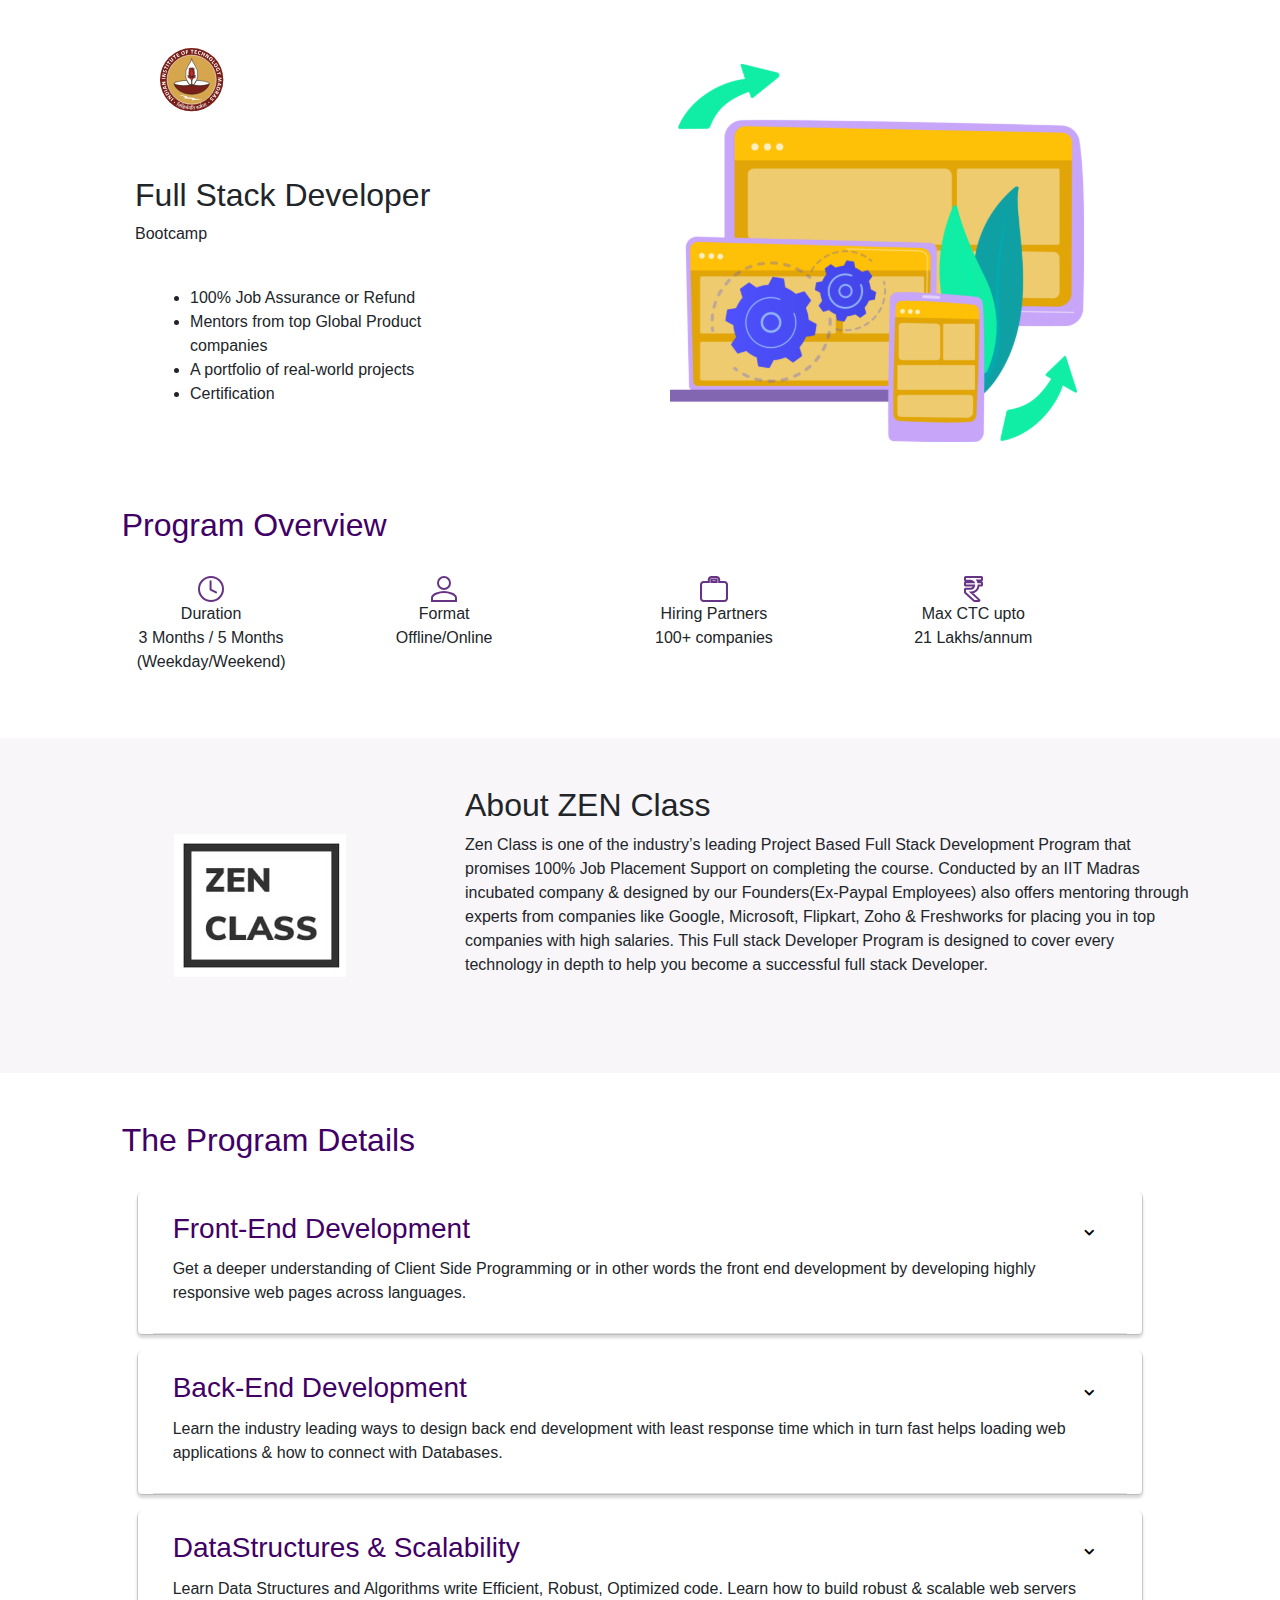
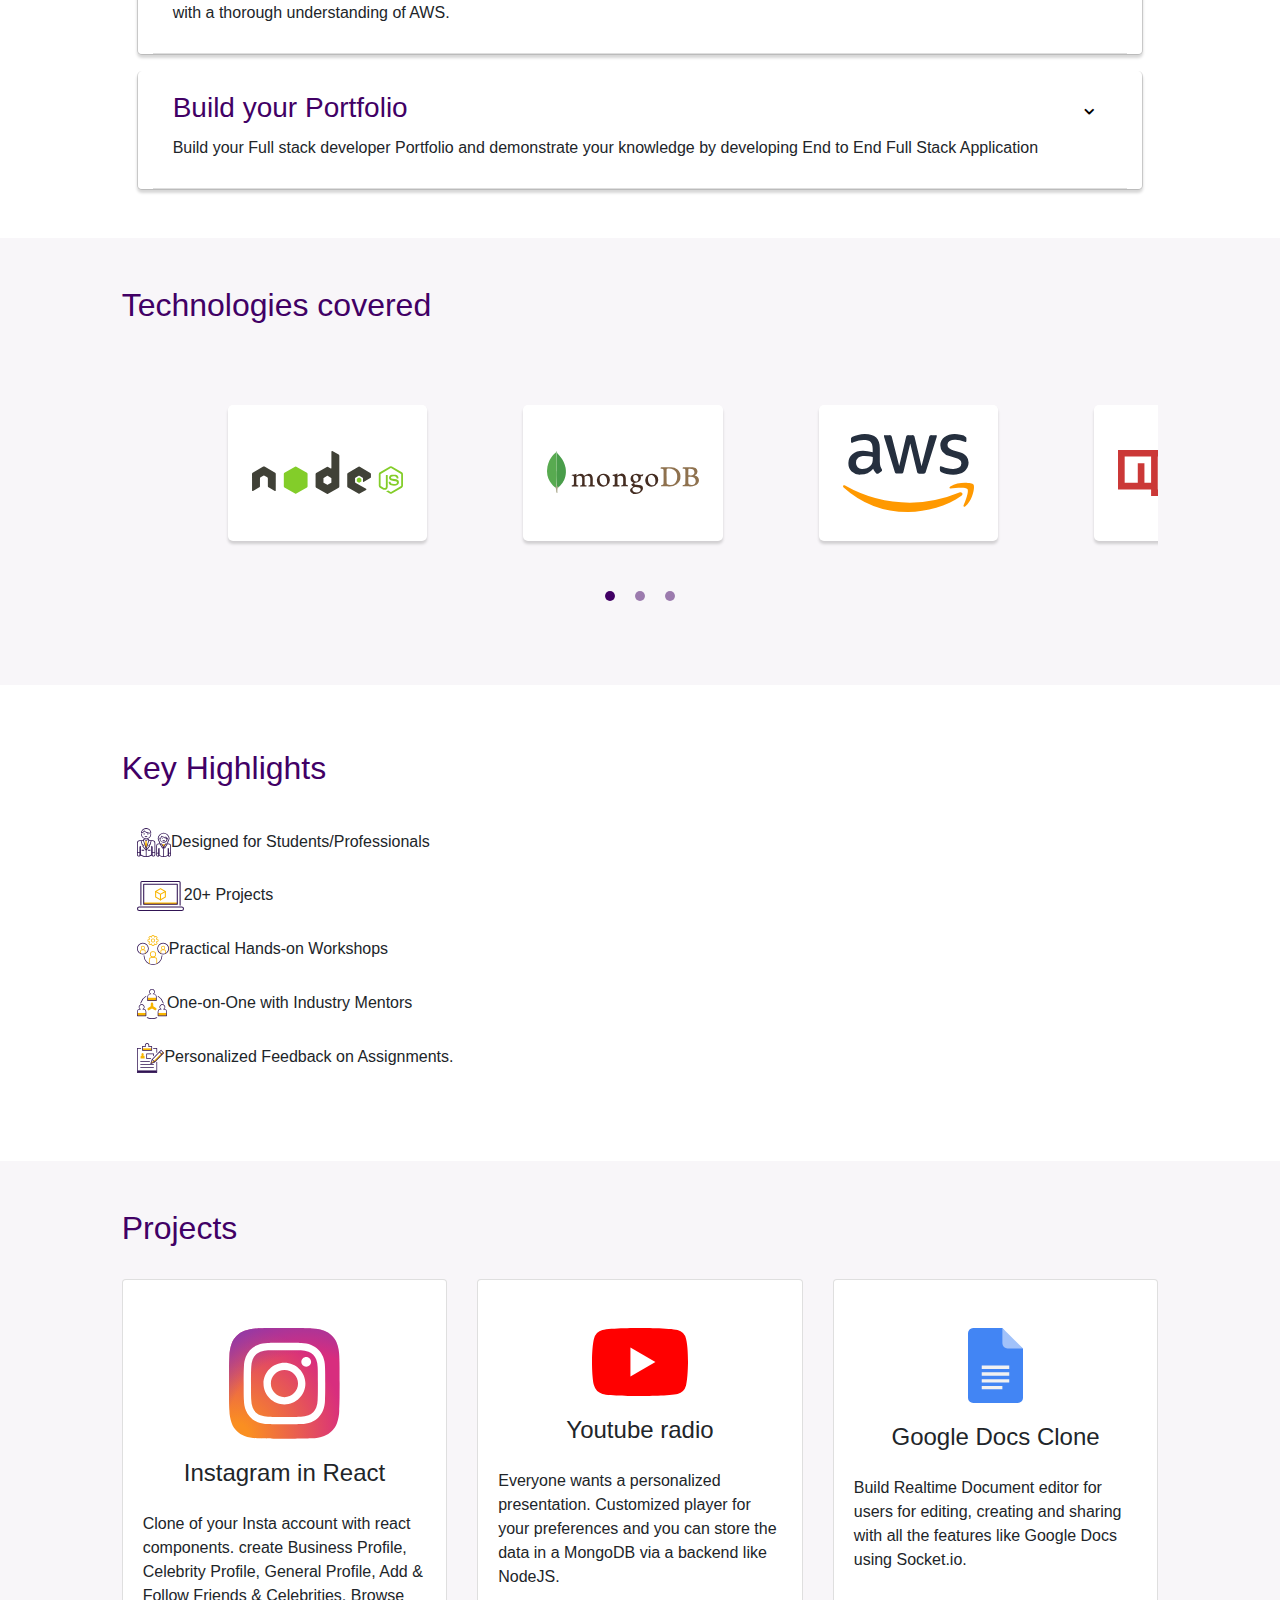
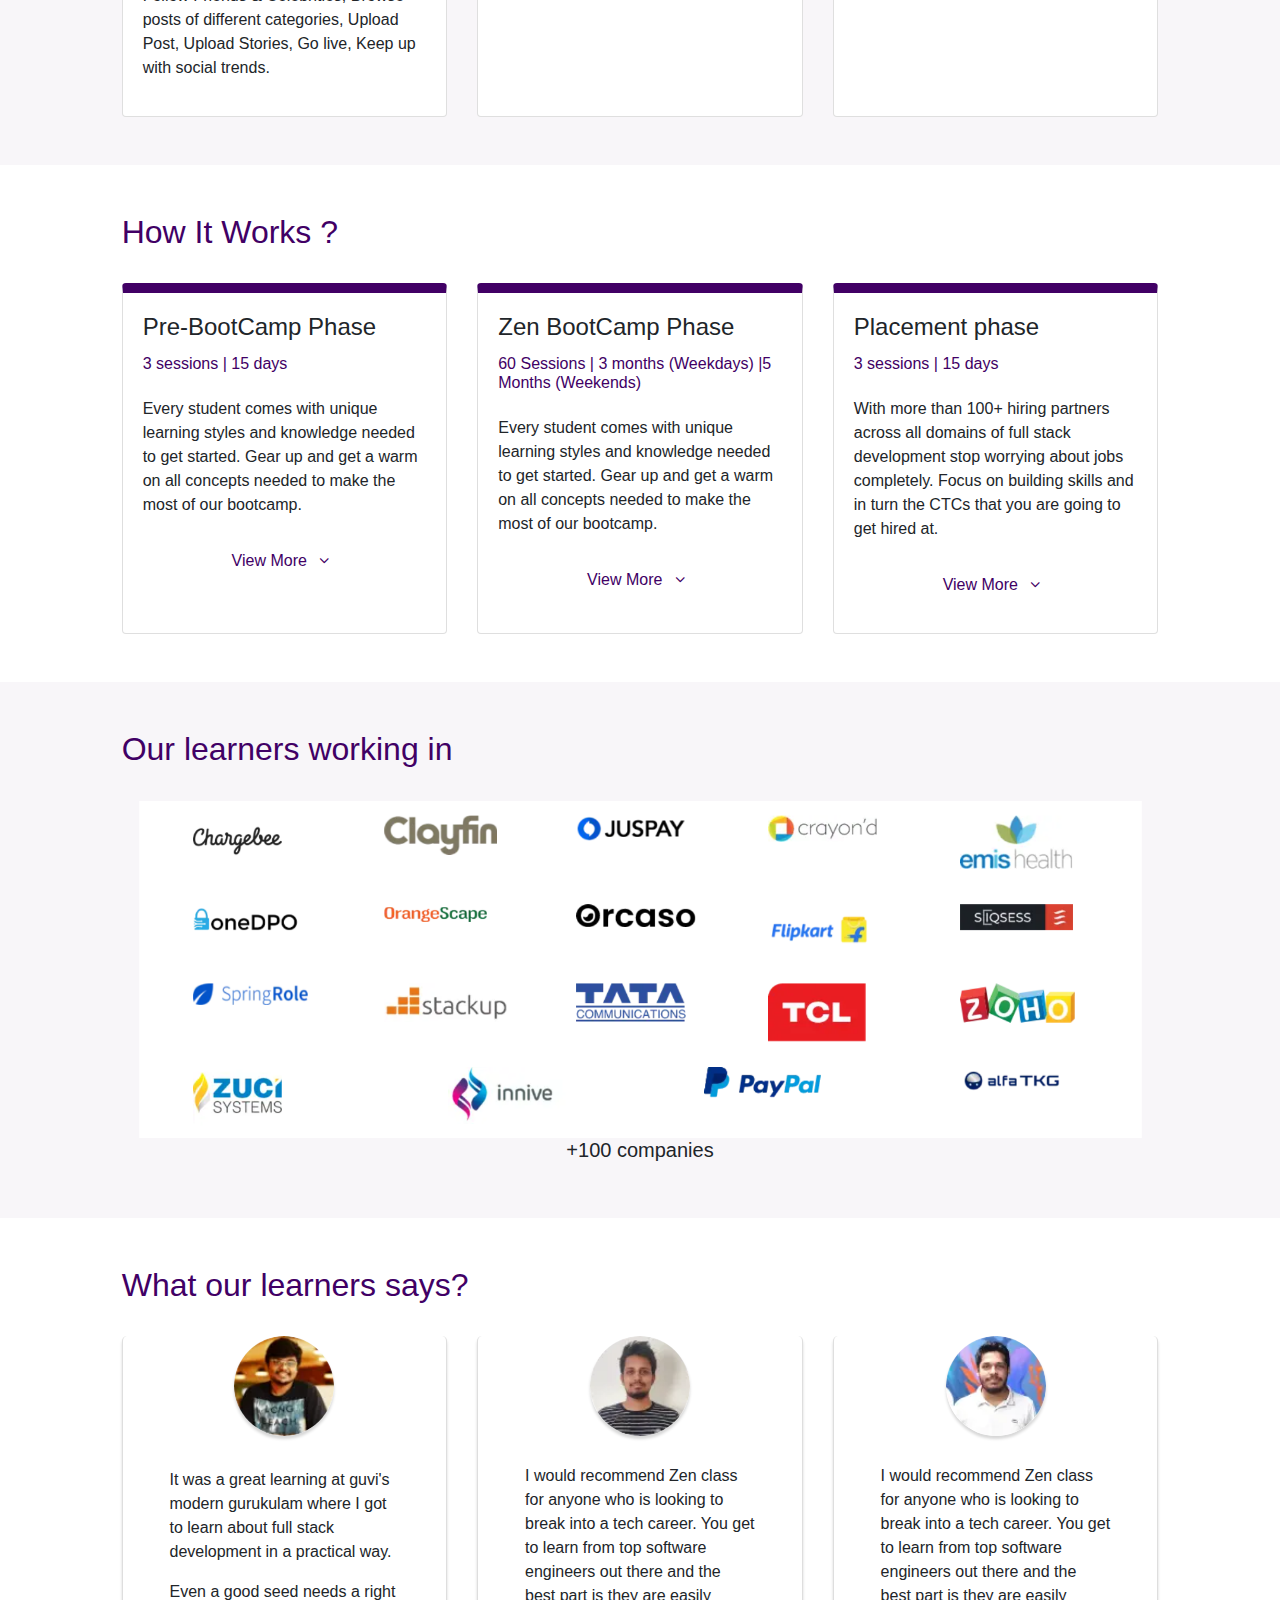
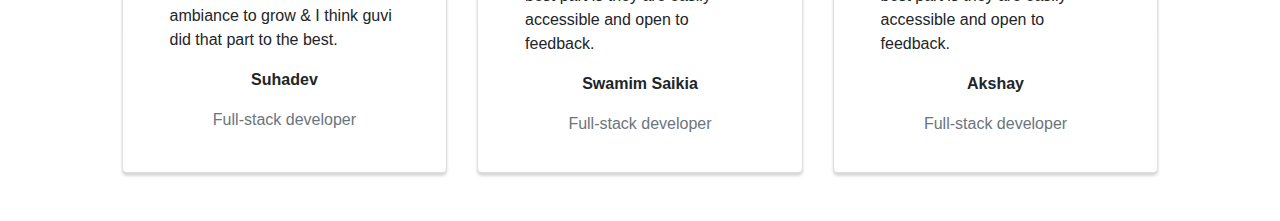
<file: index.html>
<!DOCTYPE html>
<html>

<head>
	<meta charset="utf-8">
	<meta http-equiv="X-UA-Compatible" content="IE=edge">
	<title>Zen Landing Page</title>
	<meta http-equiv="Cache-control" content="no-cache">
	<meta name="description" content="">
	<meta name="viewport" content="width=device-width, initial-scale=1, shrink-to-fit=no">
	<link rel="stylesheet" href="./Public/css/bootstrap.min.css">
	<link rel="stylesheet" href="https://cdnjs.cloudflare.com/ajax/libs/font-awesome/4.7.0/css/font-awesome.min.css">
	<link rel="stylesheet" href="./Public/css/style.css">
	<script src="./Public/js/jquery.slim.min.js"></script>
	<script src="./Public/js/bootstrap.min.js"></script>
</head>

<body>
	<!-- Intro -->
	<div class="modal fade" role="dialog" aria-hidden="true">
		<div class="modal-dialog modal-lg modal-dialog-centered mx-auto" role="document">
			<div class="modal-content">
				<div class="modal-body banner-bg">
					<div class="d-flex justify-content-end">
						<button type="button" class="close text-white" data-dismiss="modal" aria-label="Close"> <span
								aria-hidden="true">&times;</span>
						</button>
					</div>
					<div class="text-center w-100">
						<h4 class="display-2 text-purple">Full-Stack Developer Bootcamp</h4>
						<h4 class="text-warning font-weight-bold">100% job assurance program</h4>
						<p class="lead text-purple">Refund if not hired</p>
					</div>
				</div>
				<div class="text center p-text bg-white p-4 w-100">
					<p class="lead text-center py-1">Curious to know more? Request a call back.</p>
					<p class="lead text-center py-1">We are more than willing to help you!</p>
					<div class="py-2 text-center"> <a id="zenModalBtn" class="btn btn-lg bg-warning text-dark px-5">Talk
							to our Advisor</a>
					</div>
				</div>
			</div>
		</div>
	</div>
	<!-- Body container -->
	<div class="row m-0 banner-bg text-purple">
		<div class="col-sm-12 col-lg-6 banner-content pl-md-5">
			<div class="col-sm-12 col-md-11 mx-auto">
				<div class="pl-md-5">
					<img class="bannerIITMLogo pb-3 mt-5 mb-4" src="./Public/images/iit.svg" alt="">
				</div>
				<div class="pl-md-5">
					<h2 class="text-purple">
						Full Stack Developer
					</h2>
					<p>Bootcamp</p>
					<div class="col-10 py-4">
						<ul>
							<li class="text-purple">100% Job Assurance or Refund</li>
							<li class="text-purple">Mentors from top Global Product companies</li>
							<li class="text-purple">A portfolio of real-world projects</li>
							<li class="text-purple">Certification</li>
						</ul>
					</div>
				</div>
			</div>
		</div>
		<!-- Main Image -->
		<div class="col-sm-12 col-md-6 d-flex align-items-center justify-content-center pt-5 d-none d-md-block"
			id="MainBannerImage">
			<div class="d-flex align-items-center d-none d-md-block">
				<div>
					<div class="col-12 mx-auto py-3 d-none d-md-block">
						<img class="img-fluid d-none d-md-block" src="./Public/images/main.svg" alt="MainImage"
							srcset="">
					</div>
				</div>
			</div>
		</div>
	</div>
	<!-- Main Image END -->
	<div class="row m-0 ProgramOverview-bg">
		<div class="col-sm-11 col-md-10 mx-auto my-5">
			<div class="d-flex justify-content-between mb-4">
				<div>
					<h2 class="Details-header">Program Overview</h2>
				</div>
			</div>
			<div class="row m-0 ProgramOverviewChild">
				<div class="col-sm-6 col-md-3">
					<div class="text-center" style="float:left">
						<div>
							<img class="" src="./Public/images/clock.svg" />
						</div>
						<div>
							<p class="text-purple text-center mb-0">Duration</p>
							<p class="text-purple text-center ">3 Months / 5 Months
								<br>(Weekday/Weekend)
							</p>
						</div>
					</div>
				</div>
				<div class="col-sm-6 col-md-3">
					<div class="text-center" style="float:left">
						<div>
							<img class="" src="./Public/images/person.svg" />
						</div>
						<div>
							<p class="text-purple text-center mb-0">Format</p>
							<p class="text-purple text-center">Offline/Online</p>
						</div>
					</div>
				</div>
				<div class="col-sm-6 col-md-3">
					<div class="text-center" style="float:left">
						<div>
							<img class="" src="./Public/images/work.svg" />
						</div>
						<div>
							<p class="text-purple text-center mb-0">Hiring Partners</p>
							<p class="text-purple text-center">100+ companies</p>
							</p>
						</div>
					</div>
				</div>
				<div class="col-sm-6 col-md-3">
					<div class="text-center" style="float:left">
						<div>
							<img class="" src="./Public/images/rupee.svg" />
							<p class="text-purple text-center mb-0">Max CTC upto</p>
							<p class="text-purple text-center">21 Lakhs/annum</p>
							</p>
						</div>
					</div>
				</div>
			</div>
			<!-- MOBILE Program Views -->
			<div class="grid .d-lg-none .d-xl-blocks">
				<div class="text-center" style="float:left">
					<img src="./Public/images/clock.svg" alt="">
					<p class="text-purple text-center mb-0">Duration</p>
					<p class="text-purple text-center ">3 Months / 5 Months
						<br>(Weekday/Weekend)
					</p>
				</div>
				<div class="text-center" style="float:left">
					<img src="./Public/images/person.svg" alt="">
					<p class="text-purple text-center mb-0">Format</p>
					<p class="text-purple text-center">Offline/Online</p>
				</div>
				<div class="text-center" style="float:left">
					<img src="./Public/images/work.svg" alt="">
					<p class="text-purple text-center mb-0">Hiring Partners</p>
					<p class="text-purple text-center">100+ companies</p>
					</p>
				</div>
				<div class="text-center" style="float:left">
					<img src="./Public/images/rupee.svg" alt="">
					<p class="text-purple text-center mb-0">Max CTC upto</p>
					<p class="text-purple text-center">21 Lakhs/annum</p>
					</p>
				</div>
			</div>
		</div>
	</div>
	<!-- MOBILE Program Views END-->
	<!-- Intro END-->

	<!-- About ZEN -->
	<div class="row About-BG  py- mx-0">
		<div class="container-fluid cwhite p-5">
			<div class="container">
				<div class="row">
					<div class="col-md text-center p-5">
						<img src="./Public/images/zenclass.jpg" class="align-self-center"/>
					</div>
					<div class="col-md-8">
						<h2>About ZEN Class</h2>
						Zen Class is one of the industry’s leading Project Based Full Stack Development Program that promises 100% Job Placement Support on completing the course. Conducted by an IIT Madras incubated company & designed by our Founders(Ex-Paypal Employees) also offers mentoring through experts from companies like Google, Microsoft, Flipkart, Zoho & Freshworks for placing you in top companies with high salaries. This Full stack Developer Program is designed to cover every technology in depth to help you become a successful full stack Developer.
					</div>
				</div>
			</div>
		</div>
	</div>
	<!-- About ZEN END -->
	
	<div class="row mx-0">
		<div class="col-sm-11 mx-auto col-md-10 py-5">
			<div class="d-flex justify-content-between mb-4">
				<div>
					<h2 class="Details-header">The Program Details</h2>
				</div>
			</div>
			<div class="row m-0 mb-sm">
				<div class="col-md-12 col-sm-12">
					<!-- Accordion-1 Front-End -->
					<div class="col card Details-card">
						<div class="card-header bg-white">
							<div class="row mb-1 mt-2" data-toggle="collapse" data-target="#accordion1">
								<h3 class="col accordion-header">
									Front-End Development
								</h3>
								<!-- <button class="accordion-button" type="button" data-bs-toggle="collapse"
                                        data-bs-target="#collapseOne" aria-expanded="true" aria-controls="collapseOne">
                                        Accordion Item #1
                                    </button> -->
								<div class="justify-content-end col d-flex">
									<button class="btn collapsed accordion-arrow" data-toggle="collapse"
										data-target="#accordion1" aria-expanded="false"
										aria-controls="accordion1"></button>
								</div>
							</div>
							<p>Get a deeper understanding of Client Side Programming or in other words the front end
								development by developing highly responsive web pages across languages.</p>
						</div>
						<!-- div with acc1 id with data for Accordion-1 Front-end -->
						<div id="accordion1" class="collapse" data-parent="#accordion1">
							<div class="card-body p-text mt-0">.......</div>
						</div>
					</div>
					<!-- Accordion-2 Back-End -->
					<div class="col card Details-card mt-3">
						<div class="card-header  bg-white">
							<div class="row mb-1 mt-2" data-toggle="collapse" data-target="#accordion2">
								<h3 class="col accordion-header">
									Back-End Development
								</h3>
								<div class="justify-content-end col d-flex">
									<button class="btn collapsed accordion-arrow" data-toggle="collapse"
										data-target="#accordion2" aria-expanded="false"
										aria-controls="accordion2"></button>
								</div>
							</div>
							<p>Learn the industry leading ways to design back end development with least response time
								which in turn fast helps loading web applications & how to connect with Databases.</p>
						</div>
						<!-- div with acc2 id with data for Accordion-2 Back-end -->
						<div id="accordion2" class="collapse" data-parent="#accordion2">
							<div class="card-body p-text mt-0">.......</div>
						</div>
					</div>
					<!-- Accordion-3 DataStructures & Scalability -->
					<div class="col card Details-card mt-3">
						<div class="card-header collapsed  bg-white">
							<div class="row mb-1 mt-2" data-toggle="collapse" data-target="#accordion3">
								<h3 class="col accordion-header">
									DataStructures & Scalability
								</h3>
								<div class="justify-content-end col d-flex">
									<button class="btn collapsed accordion-arrow" data-toggle="collapse"
										data-target="#accordion3" aria-expanded="false"
										aria-controls="accordion3"></button>
								</div>
							</div>
							<p>Learn Data Structures and Algorithms write Efficient, Robust, Optimized code. Learn how
								to build robust & scalable web servers with a thorough understanding of AWS.</p>
						</div>
						<!-- div with acc3 id with data for Accordion-3 DataStructures & Scalability -->
						<div id="accordion3" class="collapse" data-parent="#accordion3">
							<div class="card-body p-text mt-0">.......</div>
						</div>
					</div>
					<!-- Accordion-4 Build your Portfolio -->
					<div class="col card Details-card mt-3">
						<div class="card-header collapsed  bg-white">
							<div class="row mb-1 mt-2" data-toggle="collapse" data-target="#accordion4">
								<h3 class="col accordion-header">
									Build&nbsp;your Portfolio
								</h3>
								<div class="justify-content-end col d-flex">
									<button class="btn collapsed accordion-arrow" data-toggle="collapse"
										data-target="#accordion4" aria-expanded="false"
										aria-controls="accordion4"></button>
								</div>
							</div>
							<p>Build your Full stack developer Portfolio and demonstrate your knowledge by developing
								End to End Full Stack Application</p>
						</div>
						<!-- div with acc4 id with data for Accordion-4 Build your Portfolio -->
						<div id="accordion4" class="collapse" data-parent="#accordion4">
							<div class="card-body p-text mt-0">.......</div>
						</div>
					</div>
				</div>
			</div>
		</div>
	</div>
	<!-- Program Details END-->
	<!-- Technologies Covered carousel-->
	<div class="row TechCarousel-bg m-0">
		<div class="col-sm-11 mx-auto col-md-10 py-5">
			<div class="d-flex justify-content-between mb-4">
				<div>
					<h2 class="Details-header">Technologies covered</h2>
				</div>
			</div>
			<div id="TechnologiesCarousel" class="carousel slide" data-ride="carousel" data-interval="10000">
				<div>
					<ol class="carousel-indicators">
						<li data-target="#TechnologiesCarousel" data-slide-to="0" class="active"></li>
						<li data-target="#TechnologiesCarousel" data-slide-to="1"></li>
						<li data-target="#TechnologiesCarousel" data-slide-to="2"></li>
					</ol>
				</div>
				<div class="carousel-inner d-flex pb-5" role="listbox">
					<!-- Carousel 1 -->
					<div class="carousel-item active">
						<div class="d-flex justify-content-between align-items-stretch col-sm-11  mx-auto m-0">
							<div
								class="d-flex carousel-image-card  justify-content-center align-items-center bg-white p-4 mx-5 my-5 mt-2">
								<img alt="Node" src="./Public/images/nodejs.svg" />
							</div>
							<div
								class="d-flex carousel-image-card justify-content-center align-items-center bg-white p-4 mx-5 my-5 mt-2">
								<img alt="Mongo" src="./Public/images/mongodb.svg" />
							</div>
							<div
								class="d-flex carousel-image-card justify-content-center align-items-center bg-white p-4 mx-5 my-5 mt-2">
								<img alt="AWS" src="./Public/images/aws.svg" />
							</div>
							<div
								class="d-flex carousel-image-card justify-content-center align-items-center bg-white p-4 mx-5 my-5 mt-2">
								<img alt="NPM" src="./Public/images/npm.svg" />
							</div>
							<div
								class="d-flex carousel-image-card justify-content-center align-items-center bg-white p-4 mx-5 my-5 mt-2">
								<img alt="NPM" src="./Public/images/jest-0.svg" />
							</div>
						</div>
					</div>
					<!-- Carousel item 2 -->
					<div class="carousel-item">
						<div class="d-flex justify-content-between align-items-stretch col-sm-11 mx-auto m-0">
							<div
								class="d-flex carousel-image-card justify-content-center align-items-center bg-white p-4 mx-5 my-5 mt-2">
								<img alt="Mongo" src="./Public/images/mongodb.svg" />
							</div>
							<div
								class="d-flex carousel-image-card justify-content-center align-items-center bg-white p-4 mx-5 my-5 mt-2">
								<img alt="Node" src="./Public/images/nodejs.svg" />
							</div>
							<div
								class="d-flex carousel-image-card justify-content-center align-items-center bg-white p-4 mx-5 my-5 mt-2">
								<img alt="AWS" src="./Public/images/aws.svg" />
							</div>
							<div
								class="d-flex carousel-image-card justify-content-center align-items-center bg-white p-4 mx-5 my-5 mt-2">
								<img alt="NPM" src="./Public/images/npm.svg" />
							</div>
							<div
								class="d-flex carousel-image-card justify-content-center align-items-center bg-white p-4 mx-5 my-5 mt-2">
								<img alt="NPM" src="./Public/images/jest-0.svg" />
							</div>
						</div>
					</div>
					<!-- Carousel item 3 -->
					<div class="carousel-item">
						<div class="d-flex justify-content-between align-items-stretch col-sm-11 mx-auto m-0">
							<div
								class="d-flex carousel-image-card justify-content-center align-items-center bg-white p-4 mx-5 my-5 mt-2">
								<img alt="AWS" src="./Public/images/aws.svg" />
							</div>
							<div
								class="d-flex carousel-image-card justify-content-center align-items-center bg-white p-4 mx-5 my-5 mt-2">
								<img alt="Node" src="./Public/images/nodejs.svg" />
							</div>
							<div
								class="d-flex carousel-image-card justify-content-center align-items-center bg-white p-4 mx-5 my-5 mt-2">
								<img alt="Mongo" src="./Public/images/mongodb.svg" />
							</div>
							<div
								class="d-flex carousel-image-card justify-content-center align-items-center bg-white p-4 mx-5 my-5 mt-2">
								<img alt="NPM" src="./Public/images/npm.svg" />
							</div>
							<div
								class="d-flex carousel-image-card justify-content-center align-items-center bg-white p-4 mx-5 my-5 mt-2">
								<img alt="NPM" src="./Public/images/jest-0.svg" />
							</div>
						</div>
					</div>
				</div>
			</div>
		</div>
	</div>
	<!-- Technologies END-->
	<!-- Key HighLights -->
	<div class="row m-0">
		<div class="col-sm-11 col-md-10 mx-auto py-5">
			<div class="my-3">
				<h2 class="KeyHighlights-Header-bg">Key Highlights</h2>
			</div>
			<div class="row m-0">
				<div class="col-sm-12 col-md-6 col-lg-6 col-xl-6 d-flex justify-content-left">
					<ul class="list-unstyled">
						<li class="my-4">
							<img class="mx-auto" src="./Public/images/studentsDesigned.svg" alt="icon" />Designed for
							Students/Professionals
						</li>
						<li class="my-4">
							<img class="mx-auto" src="./Public/images/projects.svg" alt="icon" />20+ Projects
						</li>
						<li class="my-4">
							<img class="mx-auto" src="./Public/images/agile.svg" alt="icon" />Practical Hands-on Workshops
						</li>
						<li class="my-4">
							<img class="mx-auto" src="./Public/images/one-on-one.svg" alt="icon" />One-on-One with
							Industry Mentors
						</li>
						<li class="my-4">
							<img class="mx-auto" src="./Public/images/personalized.svg" alt="icon" />Personalized Feedback
							on Assignments.
						</li>
					</ul>
				</div>
			</div>
		</div>
	</div>
	<!-- Key HighLights END -->
	<!-- Projects -->
	<div class="row m-0 Projects-bg">
		<div class="col-sm-12 col-md-10 mx-auto py-5">
			<div class="d-flex justify-content-between mb-4">
				<div>
					<h2 class="Details-header">Projects</h2>
				</div>
			</div>
			<div class="row m-0">
				<div class="card-deck">
					<div class="card ">
						<div class="mx-auto mt-5">
							<img src="./Public/images/insta.svg" alt="Card image" />
						</div>
						<div class="card-body">
							<h4 class="card-title text-center">Instagram in React</h4>
							<div class="mt-4">
								<p>Clone of your Insta account with react components. create Business Profile, Celebrity
									Profile, General Profile, Add & Follow Friends & Celebrities, Browse posts of
									different categories, Upload Post, Upload Stories, Go live, Keep up with social
									trends.</p>
							</div>
						</div>
					</div>
					<div class="card">
						<div class="mx-auto mt-5">
							<img src="./Public/images/youtube.svg" alt="Card image" />
						</div>
						<div class="card-body ">
							<h4 class="card-title text-center">Youtube radio</h4>
							<div class="mt-4">
								<p>
								<div class="mt-4">
									<p>Everyone wants a personalized presentation. Customized player for your
										preferences and you can store the data in a MongoDB via a backend like NodeJS.
									</p>
								</div>
								</p>
							</div>
						</div>
					</div>
					<div class="card">
						<div class="mx-auto mt-5">
							<img src="./Public/images/docs.svg" alt="Card image" />
						</div>
						<div class="card-body">
							<h4 class="card-title text-center">Google Docs Clone</h4>
							<div class="mt-4">
								<p>Build Realtime Document editor for users for editing, creating and sharing with all
									the features like Google Docs using Socket.io.</p>
							</div>
						</div>
					</div>
				</div>
			</div>
		</div>
	</div>
	<!-- Projects END -->
	<!-- How it works -->
	<div class="row mx-0">
		<div class="col-sm-11 col-md-10 mx-auto py-5">
			<div class="d-flex justify-content-between mb-4">
				<div>
					<h2 class="Details-header">How It Works ?</h2>
				</div>
			</div>
			<div class="row m-0">
				<div class="card-deck">
					<div class="card HowItWorks-card">
						<div class="card-body">
							<h4 class="card-title">Pre-BootCamp Phase</h4>
							<h6 class="HowItWorks-card-h6">3 sessions | 15 days</h6>
							<div class="mt-4">
								<p>Every student comes with unique learning styles and knowledge needed to get started.
									Gear up and get a warm on all concepts needed to make the most of our bootcamp.</p>
							</div>
							<div class="d-flex justify-content-center p-3">
								<a class="HowItWorks-accordion pointer"> <span class="HowItWorks-accordion">View
										More</span>
									<i class="fa fa-angle-down mx-2" aria-hidden="true"></i>
								</a>
							</div>
						</div>
					</div>
					<div class="card HowItWorks-card">
						<div class="card-body">
							<h4 class="card-title">Zen BootCamp Phase</h4>
							<h6 class="HowItWorks-card-h6">60 Sessions | 3 months (Weekdays) |5 Months (Weekends)
							</h6>
							<div class="mt-4">
								<p>Every student comes with unique learning styles and knowledge needed to get started.
									Gear up and get a warm on all concepts needed to make the most of our bootcamp.</p>
							</div>
							<div class="d-flex justify-content-center p-3">
								<a class="HowItWorks-accordion pointer"> <span class="HowItWorks-accordion">View
										More</span>
									<i class="fa fa-angle-down mx-2" aria-hidden="true"></i>
								</a>
							</div>
						</div>
					</div>
					<div class="card HowItWorks-card">
						<div class="card-body">
							<h4 class="card-title">Placement phase</h4>
							<h6 class="HowItWorks-card-h6">3 sessions | 15 days</h6>
							<div class="mt-4">
								<p>With more than 100+ hiring partners across all domains of full stack development stop
									worrying about jobs completely. Focus on building skills and in turn the CTCs that
									you are going to get hired at.</p>
							</div>
							<div class="d-flex justify-content-center p-3">
								<a class="HowItWorks-accordion pointer"> <span class="HowItWorks-accordion">View
										More</span>
									<i class="fa fa-angle-down mx-2" aria-hidden="true"></i>
								</a>
							</div>
						</div>
					</div>
				</div>
			</div>
		</div>
	</div>
	<!-- How it works END -->
	<!-- Learners -->
	<div class="row mx-0 Learners-bg">
		<div class="col-sm-11 col-md-10 mx-auto py-5">
			<div class="d-flex justify-content-between mb-4">
				<div>
					<h2 class="Details-header">Our learners working in</h2>
				</div>
			</div>
			<div class="col-sm-11 col-md-12 mx-auto d-flex  justify-content-center">
				<img src="./Public/images/Image 3.svg" class="img-fluid" alt="Learners" />
			</div>
			<div class="col-sm-11 col-md-10 mx-auto d-flex  justify-content-center">
				<h5 class="text-purple">+100 companies</h5>
			</div>
		</div>
	</div>
	<!-- Learners END -->
	<!-- Testimonial -->
	<div class="row mx-0">
		<div class="col-sm-11 col-md-10 mx-auto py-5">
			<div class="d-flex justify-content-between mb-4">
				<div>
					<h2 class="Details-header">What our learners says?</h2>
				</div>
			</div>
			<div class="card-deck">
				<div class="card TestimonialCards">
					<div class="my-auto  pb-2 text-center">
						<img src="./Public/images/Parthasarathy.webp" class="rounded-circle" alt="" srcset="" />
					</div>
					<div class="card-body d-flex flex-column justify-content-center">
						<div class="col-md-11 col-sm-10 mx-auto">
							<p>It was a great learning at guvi's modern gurukulam where I got to learn about full stack
								development in a practical way.</p>
							<p>Even a good seed needs a right ambiance to grow & I think guvi did that part to the best.
							</p>
							<div class="text-center w-100">
								<p class="font-weight-bold">Suhadev</p>
								<p class="text-secondary">Full-stack developer</p>
							</div>
						</div>
					</div>
				</div>
				<div class="card TestimonialCards">
					<div class="my-auto  pb-2 text-center">
						<img src="./Public/images/Suhadev.webp" class="rounded-circle" alt="" srcset="" />
					</div>
					<div class="card-body d-flex flex-column justify-content-center">
						<div class="col-md-11 col-sm-10 mx-auto">
							<p>I would recommend Zen class for anyone who is looking to break into a tech career. You
								get to learn from top software engineers out there and the best part is they are easily
								accessible and open to feedback.</p>
							<div class="text-center w-100">
								<p class="font-weight-bold">Swamim Saikia</p>
								<p class="text-secondary">Full-stack developer</p>
							</div>
						</div>
					</div>
				</div>
				<div class="card TestimonialCards">
					<div class="my-auto  pb-2 text-center">
						<img src="./Public/images/Akshay.webp" class="rounded-circle" alt="" srcset="" />
					</div>
					<div class="card-body d-flex flex-column justify-content-center">
						<div class="col-md-11 col-sm-10 mx-auto">
							<p>I would recommend Zen class for anyone who is looking to break into a tech career. You
								get to learn from top software engineers out there and the best part is they are easily
								accessible and open to feedback.</p>
							<div class="text-center w-100">
								<p class="font-weight-bold">Akshay</p>
								<p class="text-secondary">Full-stack developer</p>
							</div>
						</div>
					</div>
				</div>
			</div>
		</div>
	</div>
	<!-- Testimonial END -->
</body>

</html>
</file>
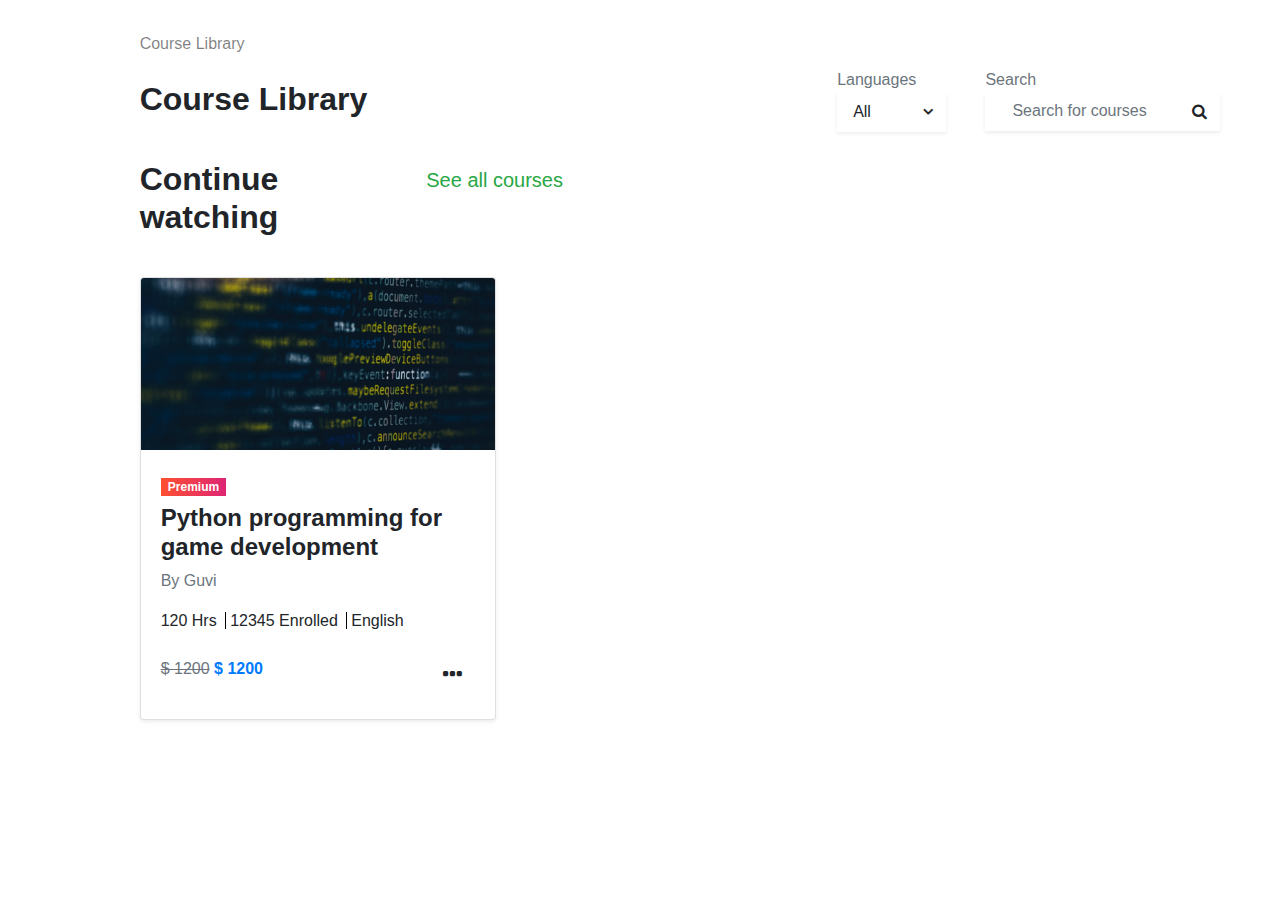
<file: courseLibrary.html>
<!DOCTYPE html>
<html lang="en">

<head>
	<meta charset="utf-8">
	<meta http-equiv="X-UA-Compatible" content="IE=edge">
	<title>CourseList</title>
	<meta http-equiv="Cache-control" content="no-cache">
	<meta name="description" content="">
	<meta name="viewport" content="width=device-width, initial-scale=1, shrink-to-fit=no">
	<link rel="stylesheet" type="text/css" href="./Public/css/bootstrap.min.css">
	<link rel="stylesheet" href="https://cdnjs.cloudflare.com/ajax/libs/font-awesome/4.7.0/css/font-awesome.min.css">
	<link rel="stylesheet" href="./Public/css/courselibrary.css">
	<script src="./Public/js/jquery.slim.min.js"></script>
	<script src="./Public/js/popper.min.js"></script>
	<script src="./Public/js/bootstrap.min.js"></script>
</head>

<body>
	<main class="container-fluid">
		<!-- NAVBAR -->
		<!-- Title and Search -->
		<div class="row py-4 m-0">
			<div class="col mx-auto">
				<div class="col-sm-12 offset-md-1 col-md-11">
					<div class="row justify-content-start">
						<div class="p-2"> <span class="text-black-50">
								Course Library
							</span>
						</div>
					</div>
					<!-- Course Library Heading with dropdown and search -->
					<div class="row justify-content-between">
						<div class="col-sm-12 col-md-6  p-2">
							<h2 class="font-weight-bold my-lg-2">Course Library</h2>
						</div>
						<div class="col-sm-12 col-md-5 col-xl-6 order-md-1">
							<div class="row d-flex justify-content-end mx-auto">
								<div class="col-sm-12 col-md-6 order-md-1 my-1"> <span class="text-muted">Search</span>
									<div class="d-flex justify-content-end shadow-sm">
										<div class="col mx-auto">
											<input type="text" class="form-control border-0 "
												placeholder="Search for courses">
										</div>
										<button class="btn search "></button>
									</div>
								</div>
								<div class="col-sm-12 col-md-3 pr-lg-2 mr-md-3 my-1"> <span
										class="text-muted">Languages</span>
									<div data-target="#AllDropDown" class="d-flex justify-content-end shadow-sm">
										<div class="col p-2 pl-3"> <span data-placeholder="All">
												All
											</span>
										</div>
										<div>
											<button class="btn collapsed accordion-arrow font-weight-bold"
												data-toggle="collapse" data-target="#AllDropdown" aria-expanded="false"
												aria-controls="AllDropDown"></button>
										</div>
									</div>
								</div>
							</div>
						</div>
					</div>
					<!-- /Course Library Heading with dropdown and search -->
					<!-- Continue Watching and cards -->
					<div class="row my-3">
						<div class="col-sm-12 col-md-3 p-2">
							<h2 class="font-weight-bold">Continue watching</h2>
						</div>
						<div class="col-sm-12 col-md-3 py-lg-3">
							<a href="#" class="text-decoration-none">
								<h5 class="text-success">See all courses</h5>
							</a>
						</div>
					</div>
					<div class="row">
						<div class="col-sm-12 col-md-4 p-2">
							<div class="card course-card shadow-sm">
								<img class="card-img-top" src="./Public/images/sample-card-banner.png"
									alt="Python Game Development" />
								<div class="card-body font-weight-bold">
									<div class="d-flex justify-content-between py-2"> <span
											class="course-tag-premium  badge badge-pill badge-primary">Premium</span>
									</div>
									<div class="d-flex">
										<h4 class="font-weight-bold">Python programming for game development</h4>
									</div>
									<div>
										<p class="text-muted font-weight-normal">By Guvi</p>
									</div>
									<div class="d-flex justify-content-between font-weight-normal">
										<ul class="list-unstyled card-li">
											<li class="d-inline">120 Hrs</li>
											<li class="d-inline">12345 Enrolled</li>
											<li class="d-inline border-right-0">English</li>
										</ul>
									</div>
									<div class="d-flex justify-content-between">
										<div class="text-muted font-weight-normal list-unstyled pt-2"> <span
												class="d-inline"><del>$ 1200</del></span>
											<span class="d-inline text-primary font-weight-bolder">$ 1200</span>
										</div>
										<div class="dropdown">
											<button class="card-dot btn" id="dropdownMenuButton" data-toggle="dropdown"
												aria-expanded="false" ></button>
											<ul class="dropdown-menu" aria-labelledby="dropdownMenuButton">
												<li><a class="dropdown-item" href="#">A</a></li>
												<li><a class="dropdown-item" href="#">B</a></li>
												<li><a class="dropdown-item" href="#">C</a></li>
											</ul>
										</div>
									</div>
								</div>
							</div>
						</div>
					</div>
					<!-- /Continue Watching and cards -->
				</div>
			</div>
		</div>
	</main>
</body>
</html>
</file>
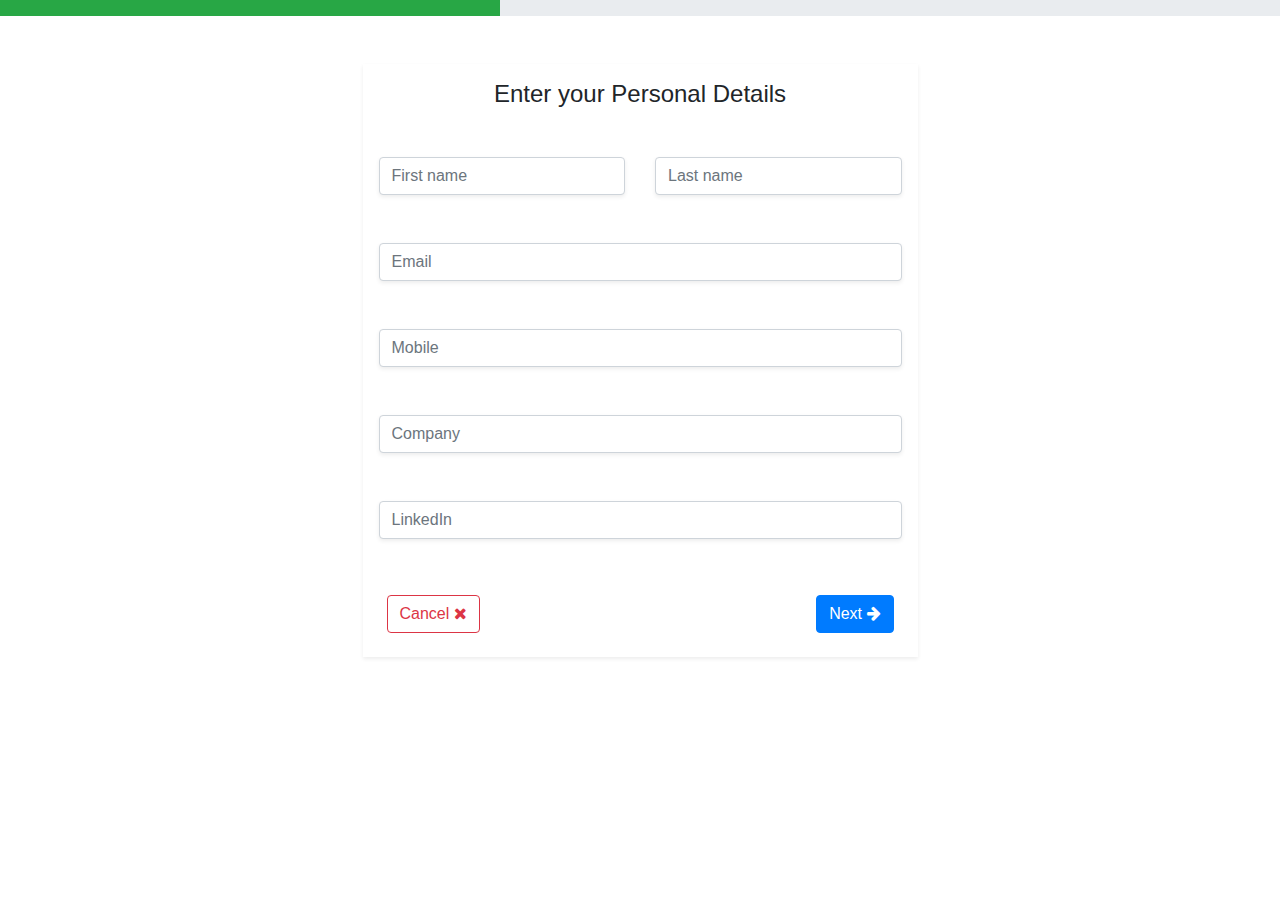
<file: courseUploadForm.html>
<!DOCTYPE html>
<html lang="en">

<head>
    <meta charset="utf-8" />
    <meta http-equiv="X-UA-Compatible" content="IE=edge" />
    <title>Personal Details</title>
    <meta http-equiv="Cache-control" content="no-cache" />
    <meta name="description" content="" />
    <meta name="viewport" content="width=device-width, initial-scale=1, shrink-to-fit=no" />
    <link rel="stylesheet" href="./Public/css/bootstrap.min.css" />
    <link rel="stylesheet" href="https://cdnjs.cloudflare.com/ajax/libs/font-awesome/4.7.0/css/font-awesome.min.css">
    <script src="https://cdnjs.cloudflare.com/ajax/libs/jquery/3.2.1/jquery.min.js"></script>
    <script src="https://stackpath.bootstrapcdn.com/bootstrap/4.3.1/js/bootstrap.bundle.min.js"></script>
    <script src="./Public/js/CourseUploadForm.js"></script>
    <style>
        #msform fieldset:not(:first-of-type) {
            display: none;
        }
    </style>
</head>

<body>
    <div data-purpose="header-bottom">
        <div class="progress rounded-0">
            <div class="progress-bar bg-success border-0" role="progressbar" aria-valuenow="20" aria-valuemin="0"
                aria-valuemax="100"></div>
        </div>
    </div>
    <div class="container my-5 ">
        <div class="d-flex justify-content-center">
            <div class="col-lg-6 col-md-6 p-0 shadow-sm">
                <form role="form" class="form p-3" id="msform" action="javascript:void(0);">
                    <fieldset>
                        <header class="header mb-5">
                            <h4 class="text-center">Enter your Personal Details</h4>
                        </header>
                        <div class="row mb-5">
                            <div class="col">
                                <input type="text" class="form-control shadow-sm" placeholder="First name">
                            </div>
                            <div class="col">
                                <input type="text" class="form-control shadow-sm" placeholder="Last name">
                            </div>
                        </div>
                        <div class="form-group mb-5">
                            <input type="text" name="email" class="form-control shadow-sm" placeholder="Email" required>
                        </div>
                        <div class="form-group mb-5">
                            <input type="text" name="mobile" class="form-control shadow-sm" placeholder="Mobile"
                                required>
                        </div>
                        <div class="form-group mb-5">
                            <input type="text" name="company" class="form-control shadow-sm" placeholder="Company">
                        </div>
                        <div class="form-group mb-5">
                            <input type="url" name="LinkedIn" class="form-control shadow-sm" placeholder="LinkedIn">
                        </div>
                        <div class="d-flex justify-content-between">
                            <div class="p-2">
                                <button type="button" class="btn btn-outline-danger btn-block"
                                    href="courseUploadForm1.html">Cancel <i class="fa fa-times"></i>
                                </button>
                            </div>
                            <div class="p-2">
                                <button type="button" class="btn btn-primary btn-block next">Next
                                    <i class="fa fa-arrow-right"></i>
                                </button>
                            </div>
                        </div>
                    </fieldset>
                    <fieldset>
                        <header class="header mb-5">
                            <h4 class="text-center">Enter Course Details</h4>
                        </header>
                        <div class="form-group mb-5">
                            <input type="text" name="author" class="form-control shadow-sm" placeholder="Author Name"
                                required>
                        </div>
                        <div class="form-group mb-5">
                            <input type="text" name="title" class="form-control shadow-sm" placeholder="Title" required>
                        </div>
                        <div class="row mb-5">
                            <div class="col">
                                <select class="form-control shadow-sm" id="exampleFormControlSelect1">
                                    <option value="default">Choose a category</option>
                                    <option>IT & Software</option>
                                    <option>Business</option>
                                </select>
                            </div>
                            <div class="col">
                                <input type="text" name="Language" class="form-control shadow-sm" placeholder="Language"
                                    required>
                            </div>
                        </div>
                        <div class="d-flex justify-content-between">
                            <div class="p-2">
                                <button type="button" class="btn btn-outline-danger btn-block previous" href="#"><i
                                    class="fa fa-arrow-left"></i>&nbsp;Previous 
                            </button>
                            </div>
                            <div class="p-2">
                                <button type="button" class="btn btn-primary btn-block next">Next
                                    <i class="fa fa-arrow-right"></i>
                                </button>
                            </div>
                        </div>
                    </fieldset>
                    <fieldset>
                        <header class="header mb-5">
                            <h4 class="text-center">Finish Course Details</h4>
                        </header>
                        <div class="row mb-5">
                            <div class="col">
                                <select class="form-control shadow-sm" id="exampleFormControlSelect2">
                                    <option value="default">Target Audience</option>
                                    <option>Beginner</option>
                                    <option>Intermediate</option>
                                    <option>Advanced</option>
                                </select>
                            </div>
                            <div class="col">
                                <input type="text" name="Price" class="form-control shadow-sm" placeholder="price"
                                    required>
                            </div>
                        </div>
                        <div class="form-group mb-5">
                            <textarea class="form-control shadow-sm" id="exampleFormControlTextarea1" rows="3"
                                placeholder="Summary"></textarea>
                        </div>
                        <div class="custom-control custom-checkbox mb-5">
                            <input type="checkbox" class="custom-control-input" id="customCheck1">
                            <label class="custom-control-label" for="customCheck1">Accept Terms and Conditions</label>
                        </div>
                        <div class="d-flex justify-content-between">
                            <div class="p-2">
                                <button type="button" class="btn btn-outline-danger btn-block previous" href="#"><i
                                    class="fa fa-arrow-left"></i>&nbsp;Previous 
                            </button>
                            </div>
                            <div class="p-2">
                                <button type="button" class="btn btn-primary btn-block next">Finish
                                    <i class="fa fa-arrow-right"></i>
                                </button>
                            </div>
                        </div>
                    </fieldset>
                </form>
            </div>
        </div>
    </div>
</body>

</html>
</file>
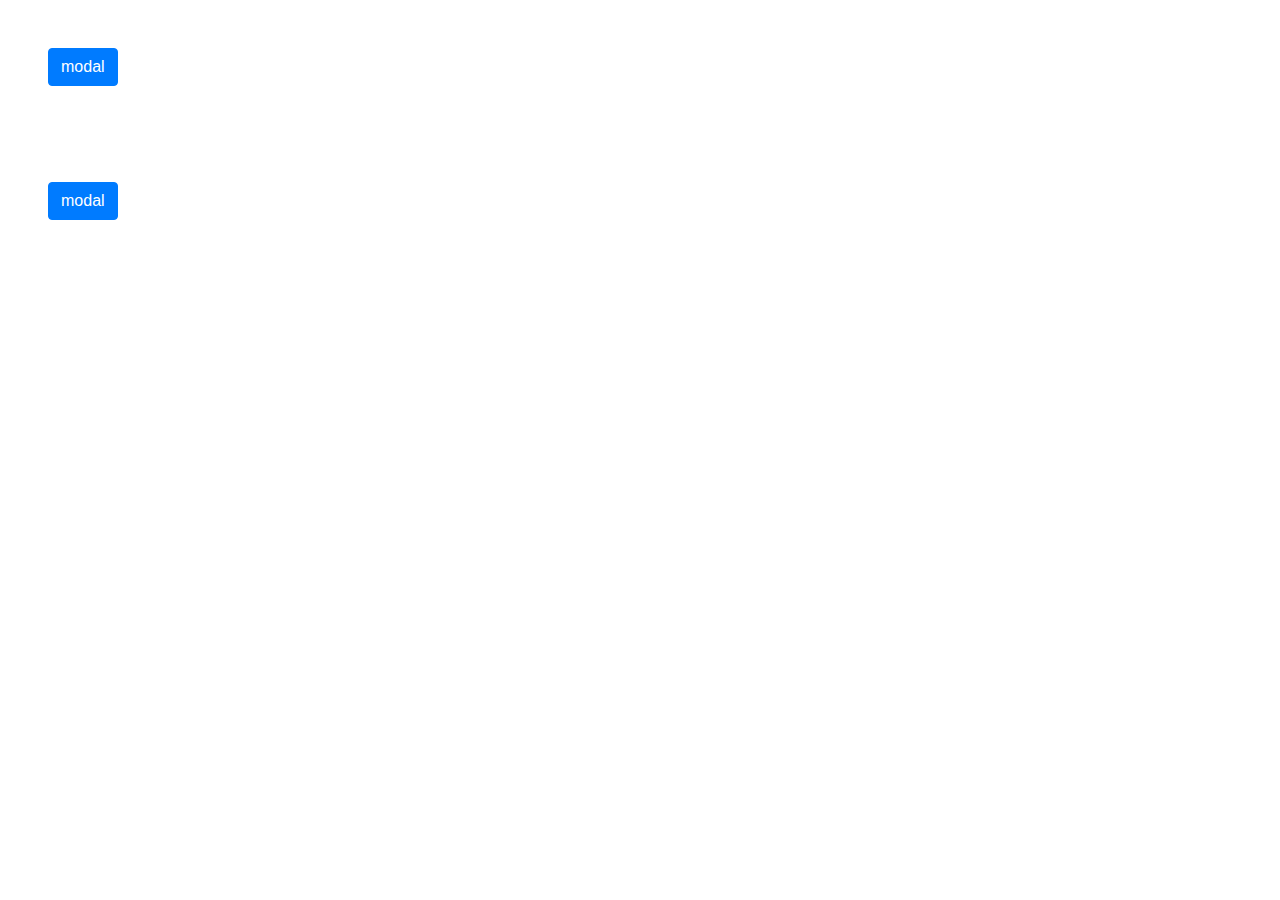
<file: rewardsModal.html>
<!DOCTYPE html>
<html lang="en">

<head>
	<meta charset="utf-8" />
	<meta http-equiv="X-UA-Compatible" content="IE=edge" />
	<title>Rewards Modal</title>
	<meta http-equiv="Cache-control" content="no-cache" />
	<meta name="description" content="" />
	<meta name="viewport" content="width=device-width, initial-scale=1, shrink-to-fit=no" />
	<link rel="stylesheet" href="./Public/css/bootstrap.min.css" />
	<link rel="stylesheet" href="https://cdnjs.cloudflare.com/ajax/libs/font-awesome/4.7.0/css/font-awesome.min.css">
	<link rel="stylesheet" href="./Public/css/Modal.css" />
	<script src="./Public/js/jquery.min.js"></script>
	<script src="./Public/js/bootstrap.min.js"></script>
	<script src="./Public/js/Modal.js"></script>
</head>

<body>
	<!-- Complete the course 100% -->
	<div class="row mx-5 py-5">
		<button type="button" class="btn btn-primary" data-toggle="modal" data-target="#exampleModal">modal</button>
	</div>
	<!-- Modal -->
	<div class="modal" id="exampleModal" tabindex="-1" role="dialog" aria-labelledby="exampleModalLabel" aria-hidden="true" data-backdrop="static" data-keyboard="false">
		<div class="modal-dialog" role="document">
			<div class="modal-content">
				<div class="modal-header border-bottom-0">
					<button type="button" class="close" data-dismiss="modal" aria-label="Close"> <span aria-hidden="true">&times;</span>
					</button>
				</div>
				<div class="modal-body pb-4">
					<div class="container-fluid">
						<div class="mx-lg-4">
							<div class="row">
								<div class="col pb-3">
									<h4 class="font-weight-bold text-nowrap">Transfer your cash to&nbsp;<img
                                            src="./Public/images/paytm.svg" alt="paytm" class="clearfix pb-2" /></h4>
								</div>
							</div>
							<div class="row ">
								<div class="col pb-3">
									<div class="progress">
										<div class="progress-bar bg-danger" role="progressbar" aria-valuenow="40" aria-valuemin="0" aria-valuemax="100"></div>
									</div>
								</div>
							</div>
							<div class="row">
								<div class="col pb-3">
									<div class="container m-0 bg-light rounded">
										<div class="d-flex">
											<img src="./Public/images/alert.svg" alt="alert" />
											<p class="ModalPaytmP mx-1 pt-2">You're almost there! It seems you have not completed the course. Complete the course 100% and try again.</p>
										</div>
									</div>
								</div>
							</div>
							<div class="row">
								<div class="col ">
									<div class="d-flex justify-content-between">
										<h6 class="AmountText">Amount</h6>
										<h4 class="font-weight-bold">₹0</h4>
									</div>
								</div>
							</div>
							<div class="row">
								<div class="col">
									<div class="d-flex justify-content-center">
										<button type="button" class="btn shadow-sm btn-block btn-success">Go to courses</button>
									</div>
								</div>
							</div>
						</div>
					</div>
				</div>
			</div>
		</div>
	</div>
	<!-- Complete the course 100% END -->
	<!-- Paytm ID FORM modal -->
	<div class="row mx-5 py-5">
		<button type="button" class="btn btn-primary" data-toggle="modal" data-target="#exampleModal1">modal</button>
	</div>
	<div class="modal" id="exampleModal1" tabindex="-1" role="dialog" aria-labelledby="exampleModalLabel" aria-hidden="true" data-backdrop="static" data-keyboard="false">
		<div class="modal-dialog" role="document">
			<div class="modal-content">
				<div class="modal-header border-bottom-0">
					<button type="button" class="close" data-dismiss="modal" aria-label="Close"> <span aria-hidden="true">&times;</span>
					</button>
				</div>
				<div class="modal-body pb-4">
					<div class="container-fluid">
						<div class="mx-lg-4">
							<div class="row">
								<div class="col pb-3">
									<h4 class="font-weight-bold text-nowrap">Transfer your cash to&nbsp;<img
                                            src="./Public/images/paytm.svg" alt="paytm" class="clearfix pb-2" /></h4>
								</div>
							</div>
							<div class="row">
								<div class="col pb-3">
									<div class="form-group w-auto">
										<h6 class="font-weight-light">Paytm ID</h6>
										<input class="form-control" placeholder="Enter your Paytm ID"> <small class="form-text text-nowrap overflow-hidden text-success">Amount will be
                                            transferred to the entered ID</small>
									</div>
								</div>
							</div>
							<div class="row">
								<div class="col">
									<div class="d-flex justify-content-between">
										<h6 class="AmountText">Amount</h6>
										<h4 class="font-weight-bold">₹100</h4>
									</div>
								</div>
							</div>
							<div class="row">
								<div class="col">
									<div class="d-flex justify-content-center">
										<button type="button" class="btn shadow-sm btn-block btn-success">Transfer Now</button>
									</div>
								</div>
							</div>
						</div>
					</div>
				</div>
			</div>
		</div>
	</div>
	<!-- Paytm ID FORM modal END-->
</body>

</html>
</file>
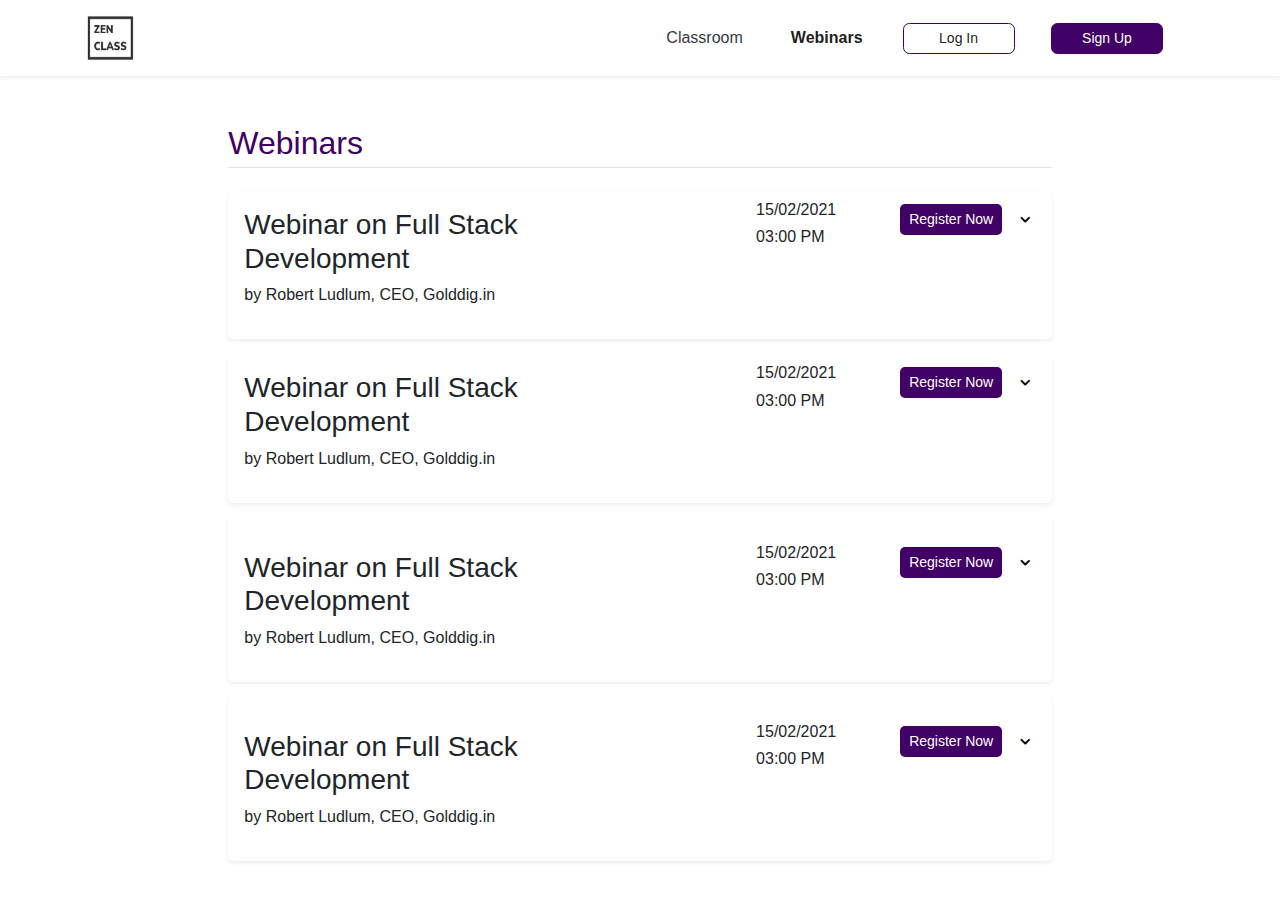
<file: Webinar.html>
<!DOCTYPE html>
<html>

<head>
	<meta charset="utf-8">
	<meta http-equiv="X-UA-Compatible" content="IE=edge">
	<title>Zen Webinar Page</title>
	<meta http-equiv="Cache-control" content="no-cache">
	<meta name="description" content="">
	<meta name="viewport" content="width=device-width, initial-scale=1, shrink-to-fit=no">
	<link rel="stylesheet" type="text/css" href="./Public/css/bootstrap.min.css">
	<link rel="stylesheet" href="https://cdnjs.cloudflare.com/ajax/libs/font-awesome/4.7.0/css/font-awesome.min.css">
	<link rel="stylesheet" href="./Public/css/webinar.css">
	<script src="./Public/js/jquery.min.js"></script>
	<script src="./Public/js/bootstrap.min.js"></script>
</head>

<body>
	<!-- Navbar Start -->
	<nav class="navbar navbar-light shadow-sm navbar-expand-md navigation-clean-button">
		<div class="container">
			<a class="navbar-brand" href="#">
				<img src="./Public/images/zenclass.jpg" alt="ZenLogo" width="50" height="50" />
			</a>
			<button data-toggle="collapse" class="navbar-toggler" data-target="#ZenToggler">	<span class="navbar-toggler-icon"></span>
			</button>
			<div class="collapse navbar-collapse" id="ZenToggler">
				<ul class="nav navbar-nav ml-auto ULClassWeb">
					<li class="nav-item UlClass">	<a class="nav-link text-dark" href="#">Classroom</a>
					</li>
					<li class="nav-item">	<a class="nav-link active text-purple font-weight-bold" href="#">Webinars</a>
					</li>
				</ul>	<span class="navbar-text actions">
					<a role="button" class="btn btn-sm btn-outline text-purple LoginBtn" href="#">Log In</a>
					<a class="btn btn-sm SignupBtn action-button text-white" role="button" href="#">Sign Up</a>
				</span>
			</div>
		</div>
	</nav>
	<!-- Navbar END -->
	<!-- Accordion  -->
	<div class="row m-0 my-5">
		<div class="col-sm-8 mx-auto col-md-8">
			<div class="d-flex justify-content-between">
				<div>
					<h2 class="Details-header">Webinars</h2>
				</div>
			</div>
			<hr class="hr">
			<div class="Webinar-accordion-bg shadow-sm p-2">
				<!-- Accordion 1 -->
				<div class="row">
					<div class="col">
						<div class="d-flex justify-content-start" data-toggle="collapse" data-target="#accordion1">
							<div class="p-2">
								<h3>Webinar on Full Stack Development</h3>
								<p>by Robert Ludlum, CEO, Golddig.in</p>
							</div>
						</div>
					</div>
					<div class="justify-content-end">
						<div class="mx-5">
							<h6>15/02/2021</h6>
							<h6>03:00 PM</h6>
						</div>
					</div>
					<div class="justify-content-end">
						<div class="mx-3">
							<button type="button" class="btn btn-sm Register-Btn text-white">Register Now</button>
							<button class="btn collapsed accordion-arrow" data-toggle="collapse" data-target="#accordion1" aria-expanded="false" aria-controls="accordion1"></button>
						</div>
					</div>
				</div>
				<!-- Accordion 1 Data -->
				<div id="accordion1" class="collapse" data-parent="#accordion1">
					<div class="row m-0 mt-2">
						<div class="col-md-6 webinar-accordion-description-line ">
							<h5 class="text-purple">Description</h5>
							<p>Full Stack Development is a rapidly growing domain for developers who wish to upskill by expanding their Portfolio into front-end development, backend development & Database management. With companies focusing more on productivity in the post-Covid era, the shift from individual testers, front end & backend developers, database administrators to a one responsible individual with all the skill sets needed - Full Stack Developer.</p>
						</div>
						<div class="col-md-2 Webinar-Mob-image">
							<img src="./Public/images/Suhadev.webp" class="rounded-circle" alt="" />
							<h6>Robert Ludlum</h6>
							<p>CEO, Golddig.in</p>
						</div>
						<div class="col-md-4">
							<p>Robert Ludlum finished his graduation from Stanford and started his own company called Golddig.in which helps students to work on a part-time gig in their free time.</p>
							<p>He is passionate about coding and won the best coder award in 2019.</p>
						</div>
					</div>
					<div class="col">
						<h6>Key Takeaways from Webinar</h6>
						<ol type="1">
							<li>What is Full Stack Development?</li>
							<li>Opportunities in Full Stack Development.</li>
							<li>Scope of work</li>
							<li>Nuances of Full Stack Development</li>
						</ol>
					</div>
				</div>
			</div>
			<!-- Accordion 1 Data END -->
			<!-- Accordion 1 END -->
			<!-- Accordion 2 -->
			<div class="Webinar-accordion-bg shadow-sm p-2 mt-3">
				<div class="row ">
					<div class="col">
						<div class="d-flex justify-content-start" data-toggle="collapse" data-target="#accordion2">
							<div class="p-2">
								<h3>Webinar on Full Stack Development</h3>
								<p>by Robert Ludlum, CEO, Golddig.in</p>
							</div>
						</div>
					</div>
					<div class="justify-content-end">
						<div class="mx-5">
							<h6>15/02/2021</h6>
							<h6>03:00 PM</h6>
						</div>
					</div>
					<div class="justify-content-end">
						<div class="mx-3">
							<button type="button" class="btn btn-sm Register-Btn text-white">Register Now</button>
							<button class="btn collapsed accordion-arrow" data-toggle="collapse" data-target="#accordion2" aria-expanded="false" aria-controls="accordion2"></button>
						</div>
					</div>
				</div>
			</div>
			<!-- Accordion 2 Data -->
			<!-- Accordion 2 END -->
			<!-- Accordion 3 -->
			<div class="Webinar-accordion-bg shadow-sm p-2 mt-3">
				<div class="row mt-3">
					<div class="col">
						<div class="d-flex justify-content-start" data-toggle="collapse" data-target="#accordion3">
							<div class="p-2">
								<h3>Webinar on Full Stack Development</h3>
								<p>by Robert Ludlum, CEO, Golddig.in</p>
							</div>
						</div>
					</div>
					<div class="justify-content-end">
						<div class="mx-5">
							<h6>15/02/2021</h6>
							<h6>03:00 PM</h6>
						</div>
					</div>
					<div class="justify-content-end">
						<div class="mx-3">
							<button type="button" class="btn btn-sm Register-Btn text-white">Register Now</button>
							<button class="btn collapsed accordion-arrow" data-toggle="collapse" data-target="#accordion3" aria-expanded="false" aria-controls="accordion3"></button>
						</div>
					</div>
				</div>
			</div>
			<!-- Accordion 3 Data-->
			<!-- Accordion 3 END-->
			<!-- Accordion 4 -->
			<div class="Webinar-accordion-bg shadow-sm p-2 mt-3">
				<div class="row mt-3">
					<div class="col">
						<div class="d-flex justify-content-start" data-toggle="collapse" data-target="#accordion4">
							<div class="p-2">
								<h3>Webinar on Full Stack Development</h3>
								<p>by Robert Ludlum, CEO, Golddig.in</p>
							</div>
						</div>
					</div>
					<div class="justify-content-end">
						<div class="mx-5">
							<h6>15/02/2021</h6>
							<h6>03:00 PM</h6>
						</div>
					</div>
					<div class="justify-content-end">
						<div class="mx-3">
							<button type="button" class="btn btn-sm Register-Btn text-white">Register Now</button>
							<button class="btn collapsed accordion-arrow" data-toggle="collapse" data-target="#accordion4" aria-expanded="false" aria-controls="accordion4"></button>
						</div>
					</div>
				</div>
			</div>
			<!-- Accordion 4 DATA-->
			<!-- Accordion 4 END -->
		</div>
	</div>
	<!-- Accordion END -->
</body>

</html>
</file>
<file: Public/css/Modal.css>
.ModalPaytmP{
    font-size: small;
}
.AmountText{
    color: gray; 
}
.progress{
    height: 0.6rem;
}
.close{
    opacity: 8;
}
button.close:focus{
    outline: 1px none;
}
</file>
<file: Public/css/webinar.css>
/* Webinar CSS*/

.Register-Btn {
	background-color: #410065;
	color: #ffffff;
	border-radius: 5px;
}
.accordion-arrow {
	color: #000;
	font-weight: 900;
}
.accordion-header,
.Details-header {
	color: #410065;
	opacity: 1;
}
.accordion-arrow:after {
	content: "\f107";
	font-family: FontAwesome;
}
.Webinar-accordion-bg {
	border-radius: 0.3125rem;
	border-top: transparent;
	opacity: 1;
	background: #ffffff 0% 0% no-repeat padding-box;
}
.webinar-accordion-description-line {
	border-right: 3px solid #ececec;
}
@media screen and (max-width: 768px) {
	.webinar-accordion-description-line {
		border-right: none;
	}
	.Webinar-Mob-image {
		text-align: center;
		border-top: 3px solid #ececec;
	}
	.Webinar-Mob-image img {
		margin-top: 1rem;
	}
}
.logo {
	width: 67px;
	height: 56px;
}
/* Navbar */

@media (min-width: 768px) {
	.navigation-clean-button {
		padding-top: 1rem;
		padding-bottom: 1rem;
	}
}
@media (min-width: 768px) {
	.navbar-expand-md {
		-ms-flex-flow: row nowrap;
		flex-flow: row nowrap;
		-ms-flex-pack: start;
		justify-content: flex-start;
	}
}
.navigation-clean-button {
	background: #fff;
	padding-top: .75rem;
	padding-bottom: .75rem;
	border-radius: 0;
	box-shadow: none;
	border: none;
	margin-bottom: 0;
}
.navbar {
	position: relative;
	display: -ms-flexbox;
	display: flex;
	-ms-flex-wrap: wrap;
	flex-wrap: wrap;
	-ms-flex-align: center;
	align-items: center;
	-ms-flex-pack: justify;
	justify-content: space-between;
	padding: .5rem 1rem;
}
.ULClassWeb,
.UlClass {
	margin-right: 2rem;
}
.LoginBtn {
	margin-right: 2rem;
	min-width: 7rem;
	border-radius: 0.4rem;
	border-color: #410065;
}
.SignupBtn {
	margin-right: 2rem;
	min-width: 7rem;
	border-radius: 0.4rem;
	border-color: #410065;
	background-color: #410065;
}
.hr {
	margin-top: -0.2rem;
	margin-bottom: 1.5rem;
	border: 0;
	border-top: 1px solid rgba(0, 0, 0, .1);
}
</file>
<file: Public/css/style.css>
.accordion-arrow {
	color: #000;
	font-weight: 900;
}
.accordion-header,
.Details-header {
	color: #410065;
	opacity: 1;
}
.accordion-arrow:after {
	content: "\f107";
	font-family: FontAwesome;
}

.Details-card {
	border-radius: 0.3125rem;
	border-top: transparent;
	opacity: 1;
	background: #ffffff 0% 0% no-repeat padding-box;
	box-shadow: 0px 3px 3px #00000029;
}
.TechCarousel-bg,
.Learners-bg {
	background: #f8f6f9 0% 0% no-repeat padding-box;
	opacity: 1;
}
.rounded-circle {
	border-radius: 0.3125rem;
	border-top: transparent;
	opacity: 1;
	box-shadow: 0px 3px 3px #00000029;
	min-width: 6.25rem;
}
.carousel-inner:after {
	display: block;
	clear: both;
	content: "";
}
.carousel-image-card {
	border-radius: 0.3125rem;
	border-top: transparent;
	opacity: 1;
	box-shadow: 0px 3px 3px #00000029;
}
.TestimonialCards {
	border-radius: 0.3125rem;
	border-top: transparent;
	opacity: 1;
	box-shadow: 0px 3px 3px #00000029;
}
.carousel-indicators li {
	width: 0.625rem;
	height: 0.625rem;
	border-radius: 100%;
	margin: 0.625rem;
	background-color: #410065;
}
.HowItWorks-accordion {
	color: #410065;
	text-decoration: none;
}
.HowItWorks-accordion a {
	text-decoration: none;
}
/*  */

.HowItWorks-card {
	border-style: solid;
	border-top-width: 0.625rem;
	border-top-color: #410065;
}
.HowItWorks-card-h6 {
	color: #410065;
}
/* SHAMEER CSS */

.zenimg {
	margin-top: 3.75em;
	margin-left: 1.875em;
}
.about {
	color: #410065;
}
.About-BG,
.Projects-bg {
	background-color: #f8f6f9;
}
.KeyHighlights-Header-bg {
	color: #410065;
}
.KeyHighlights-Content li {
	opacity: 0.87;
}
.imgg {
	width: 84px;
	height: 84px;
	/* margin-left: 7em;*/
	margin-top: 1em;
}
.imgg1 {
	width: 84px;
	height: 78px;
	margin-top: 1em;
}
@media screen and (max-width: 768px) {
	.ProgramOverviewChild {
		justify-items: center;
		display: none;
	}
	#MainBannerImage {
		margin-block-start: -8rem;
	}
	.zenimg {
		display: none;
	}
	.grid {
		display: grid;
		grid-template-columns: repeat(auto-fill, minmax(200px, 1fr));
		grid-gap: 1rem;
	}
}
@media screen and (min-width: 992px) {
	.grid {
		display: none;
	}
}
</file>
<file: Public/css/courselibrary.css>
.accordion-arrow:after {
	content: "\f107";
	font-family: FontAwesome;
}
.search:after{
    content: "\f002";
	font-family: FontAwesome;
}

/* Shameer */
.course-tag-premium {
    background-image: linear-gradient(to left, #DE2575, #FF5030);
	border-radius: 0%;
}
.card-li > li{
	line-height: 0.4rem;
	border-right: 0.5px solid black;
	padding-right: 0.5rem;
}
.card-dot:after{
	content: '\f141';
	font-family: FontAwesome;
	font-size: 1.5rem;
}
</file>
